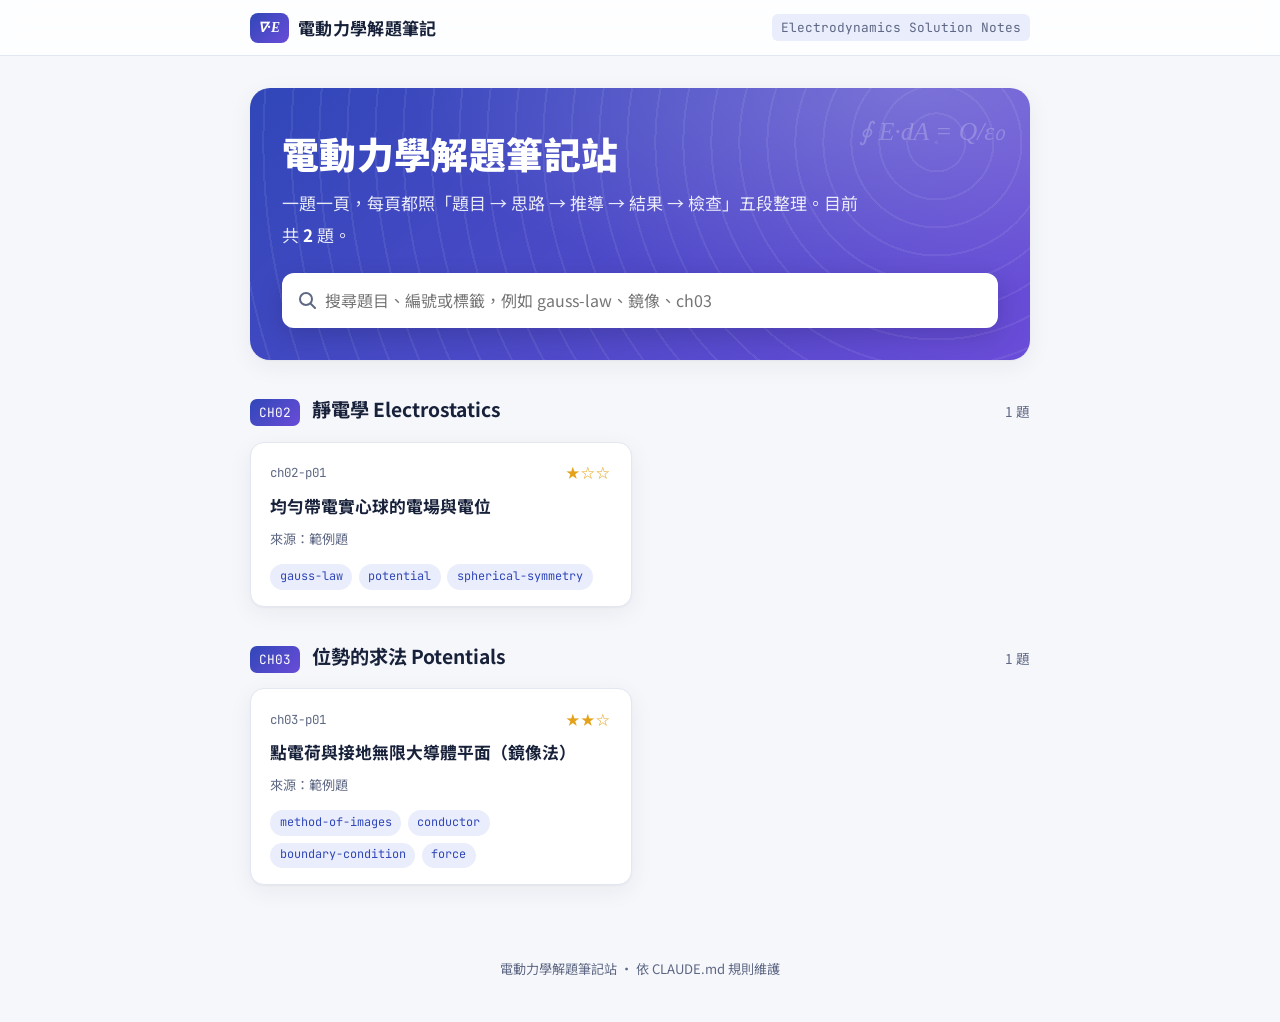
<file: index.html>
<!DOCTYPE html>
<html lang="zh-Hant">
<head>
  <meta charset="utf-8">
  <meta name="viewport" content="width=device-width, initial-scale=1">
  <title>電動力學解題筆記站</title>
  <link rel="stylesheet" href="assets/style.css">
</head>
<body data-root="./">
  <div class="site-bar"><div class="inner"><a href="index.html">電動力學解題筆記</a><span>Electrodynamics Solution Notes</span></div></div>
  <main>
    <section class="hero">
      <h1>電動力學解題筆記站</h1>
      <p>一題一頁，每頁都照「題目 → 思路 → 推導 → 結果 → 檢查」五段整理。目前共 <strong id="count">0</strong> 題。</p>
      <input id="search" class="search" type="search" placeholder="搜尋題目、編號或標籤，例如 gauss-law、鏡像、ch03">
    </section>
    <div id="problem-list"></div>
  </main>
  <script src="data/problems.js"></script>
  <script src="assets/site.js"></script>
</body>
</html>
</file>
<file: assets/style.css>
/* 電動力學解題筆記站 — 全站唯一樣式檔（規則見 CLAUDE.md） */
@import url("https://fonts.googleapis.com/css2?family=Noto+Sans+TC:wght@400;500;700;900&family=JetBrains+Mono:wght@500&display=swap");

:root {
  --ink: #18213a;
  --muted: #5e6884;
  --line: #e3e7f1;
  --bg: #f6f7fb;
  --card: #ffffff;
  --accent: #3047b8;
  --accent-2: #6a4cd8;
  --accent-soft: #eaedfb;
  --hero-1: #3047b8;
  --hero-2: #6a4cd8;
  --c-problem: #3047b8;
  --c-idea: #d98a1c;
  --c-derivation: #6a4cd8;
  --c-result: #1f8a5b;
  --c-check: #0f8a9c;
  --warn: #b45309;
  --shadow: 0 1px 2px rgba(24, 33, 58, .04), 0 6px 24px rgba(24, 33, 58, .06);
  --radius: 14px;
  --maxw: 820px;
  --mono: "JetBrains Mono", ui-monospace, SFMono-Regular, Menlo, monospace;
}

@media (prefers-color-scheme: dark) {
  :root {
    --ink: #e6e9f5;
    --muted: #9aa3bf;
    --line: #2a3150;
    --bg: #0f1325;
    --card: #171c33;
    --accent: #8ea0ff;
    --accent-2: #b39cff;
    --accent-soft: #232a4d;
    --hero-1: #26357f;
    --hero-2: #4a33a3;
    --c-problem: #8ea0ff;
    --c-idea: #f2b24c;
    --c-derivation: #b39cff;
    --c-result: #4fd19a;
    --c-check: #4cc9db;
    --warn: #f59e0b;
    --shadow: 0 1px 2px rgba(0, 0, 0, .3), 0 8px 28px rgba(0, 0, 0, .35);
  }
}

* { box-sizing: border-box; }
html { -webkit-text-size-adjust: 100%; scroll-behavior: smooth; }

body {
  margin: 0;
  color: var(--ink);
  background: var(--bg);
  font-family: "Noto Sans TC", "PingFang TC", "Microsoft JhengHei", system-ui, sans-serif;
  font-size: 17px;
  line-height: 1.85;
  -webkit-font-smoothing: antialiased;
}

a { color: var(--accent); text-underline-offset: 3px; }
::selection { background: var(--accent-soft); }

/* ---------- 頂部列 ---------- */
.site-bar {
  position: sticky;
  top: 0;
  z-index: 10;
  background: color-mix(in srgb, var(--card) 82%, transparent);
  backdrop-filter: saturate(160%) blur(12px);
  -webkit-backdrop-filter: saturate(160%) blur(12px);
  border-bottom: 1px solid var(--line);
}
.site-bar .inner {
  max-width: var(--maxw);
  margin: 0 auto;
  padding: .75rem 1.25rem;
  display: flex;
  justify-content: space-between;
  align-items: center;
}
.site-bar a {
  display: inline-flex;
  align-items: center;
  gap: .6rem;
  text-decoration: none;
  font-weight: 700;
  color: var(--ink);
  letter-spacing: .02em;
}
.site-bar a::before {
  content: "∇·E";
  font-family: "Times New Roman", serif;
  font-style: italic;
  font-size: .85rem;
  color: #fff;
  background: linear-gradient(135deg, var(--hero-1), var(--hero-2));
  padding: .15rem .5rem;
  border-radius: 8px;
}
.site-bar span {
  font-family: var(--mono);
  color: var(--muted);
  font-size: .8rem;
  background: var(--accent-soft);
  padding: .1rem .55rem;
  border-radius: 6px;
}

main {
  max-width: var(--maxw);
  margin: 0 auto;
  padding: 2rem 1.25rem 3rem;
}

h1 { font-size: 2rem; line-height: 1.3; margin: .3rem 0 .6rem; font-weight: 900; letter-spacing: .01em; }
h2 { font-size: 1.15rem; margin: 0 0 .9rem; font-weight: 700; }
h3 { font-size: 1rem; margin: 1.6rem 0 .5rem; }

/* ---------- 題目頁：頁首 ---------- */
main > header {
  position: relative;
  padding: 1.8rem 1.6rem 1.5rem;
  margin-bottom: 1.6rem;
  border-radius: var(--radius);
  background:
    radial-gradient(circle at 92% 10%, rgba(255,255,255,.18) 0 18%, transparent 19%),
    radial-gradient(circle at 92% 10%, rgba(255,255,255,.10) 0 30%, transparent 31%),
    radial-gradient(circle at 92% 10%, rgba(255,255,255,.06) 0 44%, transparent 45%),
    linear-gradient(135deg, var(--hero-1), var(--hero-2));
  color: #fff;
  box-shadow: var(--shadow);
  overflow: hidden;
}
main > header h1 { color: #fff; }
main > header .meta { color: rgba(255,255,255,.85); }
main > header .tags li { background: rgba(255,255,255,.18); color: #fff; }

.meta { color: var(--muted); font-size: .92rem; margin: 0; }

.tags { list-style: none; padding: 0; margin: .8rem 0 0; display: flex; flex-wrap: wrap; gap: .4rem; }
.tags li, .tag {
  font-family: var(--mono);
  font-size: .74rem;
  background: var(--accent-soft);
  color: var(--accent);
  padding: .12rem .6rem;
  border-radius: 999px;
}

/* ---------- 題目頁：五段卡片 ---------- */
main { counter-reset: sec; }
main > section:not(.hero) {
  --c: var(--accent);
  position: relative;
  background: var(--card);
  border: 1px solid var(--line);
  border-radius: var(--radius);
  padding: 1.3rem 1.5rem 1.2rem;
  margin: 0 0 1.1rem;
  box-shadow: var(--shadow);
}
main > section:not(.hero)::before {
  content: "";
  position: absolute;
  left: 0; top: 1.2rem; bottom: 1.2rem;
  width: 4px;
  border-radius: 0 4px 4px 0;
  background: var(--c);
}
main > section > h2 {
  counter-increment: sec;
  display: flex;
  align-items: center;
  gap: .6rem;
  color: var(--c);
}
main > section > h2::before {
  content: counter(sec, decimal-leading-zero);
  font-family: var(--mono);
  font-size: .78rem;
  color: #fff;
  background: var(--c);
  border-radius: 6px;
  padding: .05rem .45rem;
}
section.problem    { --c: var(--c-problem); }
section.idea       { --c: var(--c-idea); }
section.derivation { --c: var(--c-derivation); }
section.result     { --c: var(--c-result); }
section.check      { --c: var(--c-check); }

section.problem { background: linear-gradient(180deg, var(--accent-soft), var(--card) 70%); }

section.derivation h3 {
  display: table;
  font-size: .9rem;
  color: var(--c-derivation);
  background: color-mix(in srgb, var(--c-derivation) 12%, transparent);
  padding: .15rem .7rem;
  border-radius: 999px;
}

.answer {
  position: relative;
  border: 1.5px solid var(--c-result);
  border-radius: 12px;
  padding: 1.1rem 1rem .6rem;
  background: color-mix(in srgb, var(--c-result) 7%, var(--card));
  overflow-x: auto;
}
.answer::before {
  content: "ANSWER";
  position: absolute;
  top: .45rem; left: .8rem;
  font-family: var(--mono);
  font-size: .68rem;
  letter-spacing: .12em;
  color: var(--c-result);
}

section.check ul { list-style: none; padding: 0; margin: 0; }
section.check li {
  position: relative;
  padding: .55rem .2rem .55rem 2.1rem;
  border-bottom: 1px dashed var(--line);
}
section.check li:last-child { border-bottom: 0; }
section.check li::before {
  content: "✓";
  position: absolute;
  left: .1rem; top: .72rem;
  width: 1.35rem; height: 1.35rem;
  display: grid; place-items: center;
  font-size: .8rem; font-weight: 700;
  color: #fff;
  background: var(--c-check);
  border-radius: 50%;
}

.warn { color: var(--warn); font-weight: 600; }
.note { color: var(--muted); font-size: .9rem; }

mjx-container[display="true"] { overflow-x: auto; overflow-y: hidden; padding: .2rem 0; }

figure { margin: 1.2rem 0; text-align: center; }
figcaption { color: var(--muted); font-size: .88rem; }

/* ---------- 上一題 / 下一題（由 site.js 產生） ---------- */
.pager {
  max-width: var(--maxw);
  margin: 0 auto;
  padding: 0 1.25rem 2rem;
  display: grid;
  grid-template-columns: 1fr auto 1fr;
  gap: .8rem;
}
.pager a {
  text-decoration: none;
  color: var(--ink);
  font-size: .9rem;
  padding: .75rem 1rem;
  background: var(--card);
  border: 1px solid var(--line);
  border-radius: 12px;
  box-shadow: var(--shadow);
  transition: transform .15s, border-color .15s;
}
.pager a:hover { transform: translateY(-2px); border-color: var(--accent); }
.pager .prev { justify-self: start; }
.pager .home { justify-self: center; align-self: center; color: var(--accent); font-weight: 700; }
.pager .next { justify-self: end; text-align: right; }

.site-footer {
  text-align: center;
  color: var(--muted);
  font-size: .82rem;
  padding: 1.5rem 1rem 2.5rem;
}

/* ---------- 首頁 ---------- */
.hero {
  position: relative;
  padding: 2.6rem 2rem 2rem;
  margin-bottom: 1.6rem;
  border-radius: 20px;
  color: #fff;
  background:
    radial-gradient(ellipse at 85% 0%, rgba(255,255,255,.22), transparent 55%),
    repeating-radial-gradient(circle at 88% 20%, rgba(255,255,255,.07) 0 2px, transparent 2px 28px),
    linear-gradient(135deg, var(--hero-1), var(--hero-2));
  box-shadow: var(--shadow);
  overflow: hidden;
}
.hero::after {
  content: "∮ E·dA = Q/ε₀";
  position: absolute;
  right: 1.6rem; top: 1.2rem;
  font-family: "Times New Roman", serif;
  font-style: italic;
  font-size: 1.6rem;
  opacity: .22;
  pointer-events: none;
}
.hero h1 { color: #fff; font-size: 2.3rem; margin-top: 0; }
.hero p { color: rgba(255,255,255,.88); margin: 0; max-width: 34em; }
.hero strong { color: #fff; }
.search {
  width: 100%;
  font: inherit;
  font-size: 1rem;
  color: var(--ink);
  padding: .8rem 1rem .8rem 2.7rem;
  margin-top: 1.4rem;
  border: 0;
  border-radius: 12px;
  background: var(--card) url("data:image/svg+xml,%3Csvg xmlns='http://www.w3.org/2000/svg' width='18' height='18' fill='none' stroke='%235e6884' stroke-width='2' stroke-linecap='round'%3E%3Ccircle cx='8' cy='8' r='6'/%3E%3Cpath d='m13 13 4 4'/%3E%3C/svg%3E") no-repeat 1rem center;
  box-shadow: 0 8px 24px rgba(0,0,0,.15);
  outline: none;
}
.search:focus { box-shadow: 0 0 0 3px rgba(255,255,255,.5), 0 8px 24px rgba(0,0,0,.15); }

.chapter-head {
  display: flex;
  align-items: baseline;
  gap: .8rem;
  margin: 2rem 0 .9rem;
}
.chapter-head .no {
  font-family: var(--mono);
  font-size: .8rem;
  color: #fff;
  background: linear-gradient(135deg, var(--hero-1), var(--hero-2));
  padding: .1rem .55rem;
  border-radius: 7px;
}
.chapter-head h2 { margin: 0; font-size: 1.2rem; }
.chapter-head .n { color: var(--muted); font-size: .85rem; margin-left: auto; }

.cards {
  display: grid;
  grid-template-columns: repeat(auto-fill, minmax(260px, 1fr));
  gap: 1rem;
}
.card {
  display: flex;
  flex-direction: column;
  gap: .5rem;
  padding: 1.1rem 1.2rem 1rem;
  background: var(--card);
  border: 1px solid var(--line);
  border-radius: var(--radius);
  box-shadow: var(--shadow);
  text-decoration: none;
  color: var(--ink);
  transition: transform .18s, box-shadow .18s, border-color .18s;
}
.card:hover {
  transform: translateY(-3px);
  border-color: var(--accent);
  box-shadow: 0 12px 32px rgba(48, 71, 184, .16);
}
.card .top { display: flex; justify-content: space-between; align-items: center; }
.card .pid { font-family: var(--mono); font-size: .78rem; color: var(--muted); }
.card .stars { color: #e3a21a; font-size: .85rem; letter-spacing: .1em; }
.card .title { font-weight: 700; font-size: 1.05rem; line-height: 1.5; }
.card .src { color: var(--muted); font-size: .82rem; }
.card .tags { margin-top: auto; padding-top: .3rem; }

.empty {
  color: var(--muted);
  text-align: center;
  padding: 2rem;
  border: 1px dashed var(--line);
  border-radius: var(--radius);
}

@media (max-width: 600px) {
  body { font-size: 16px; }
  h1 { font-size: 1.55rem; }
  .hero { padding: 2rem 1.3rem 1.5rem; }
  .hero h1 { font-size: 1.8rem; }
  .hero::after { display: none; }
  main > section:not(.hero) { padding: 1.1rem 1.1rem 1rem; }
  main > header { padding: 1.4rem 1.2rem 1.2rem; }
  .pager { grid-template-columns: 1fr; }
  .pager .prev, .pager .next, .pager .home { justify-self: stretch; text-align: center; }
}
</file>
